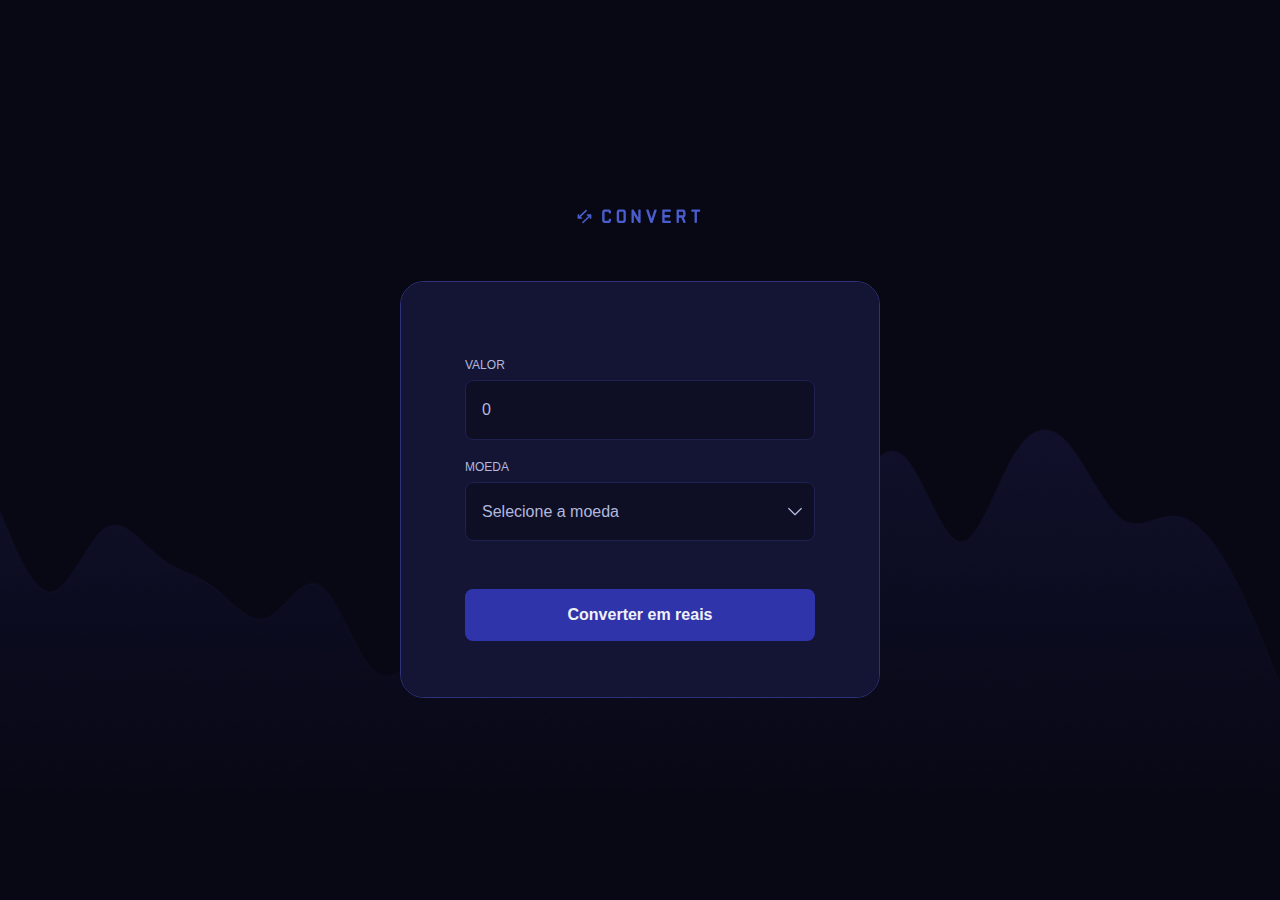
<file: convert/index.html>
<!DOCTYPE html>
<html lang="pt-br">
  <head>
    <meta charset="UTF-8" />
    <meta name="viewport" content="width=device-width, initial-scale=1.0" />

    <link rel="preconnect" href="https://fonts.googleapis.com" />
    <link rel="preconnect" href="https://fonts.gstatic.com" crossorigin />

    <link
      href="https://fonts.googleapis.com/css2?family=IBM+Plex+Mono&family=Roboto:wght@400;500;700&display=swap"
      rel="stylesheet"
    />

    <link rel="stylesheet" href="styles.css" />

    <title>Convert</title>
  </head>
  <body>
    <img src="./img/logo.svg" alt="Convert logo" />

    <main>
      <form>
        <label for="amount">valor</label>
        <input type="text" name="amount" id="amount" placeholder="0" required />

        <label for="currency">moeda</label>
        <select name="currency" id="currency" required>
          <option value="" disabled selected hidden>Selecione a moeda</option>
          <option value="USD">Dólar Americano</option>
          <option value="EUR">Euro</option>
          <option value="GBP">Libra Esterlina</option>
        </select>

        <button type="submit">Converter em reais</button>
      </form>

      <footer>
        <span id="description">US$ 1 = R$ 4,86</span>
        <h1 id="result">486,00 Reais</h1>
      </footer>
    </main>
    <script src="scripts.js"></script>
  </body>
</html>
</file>
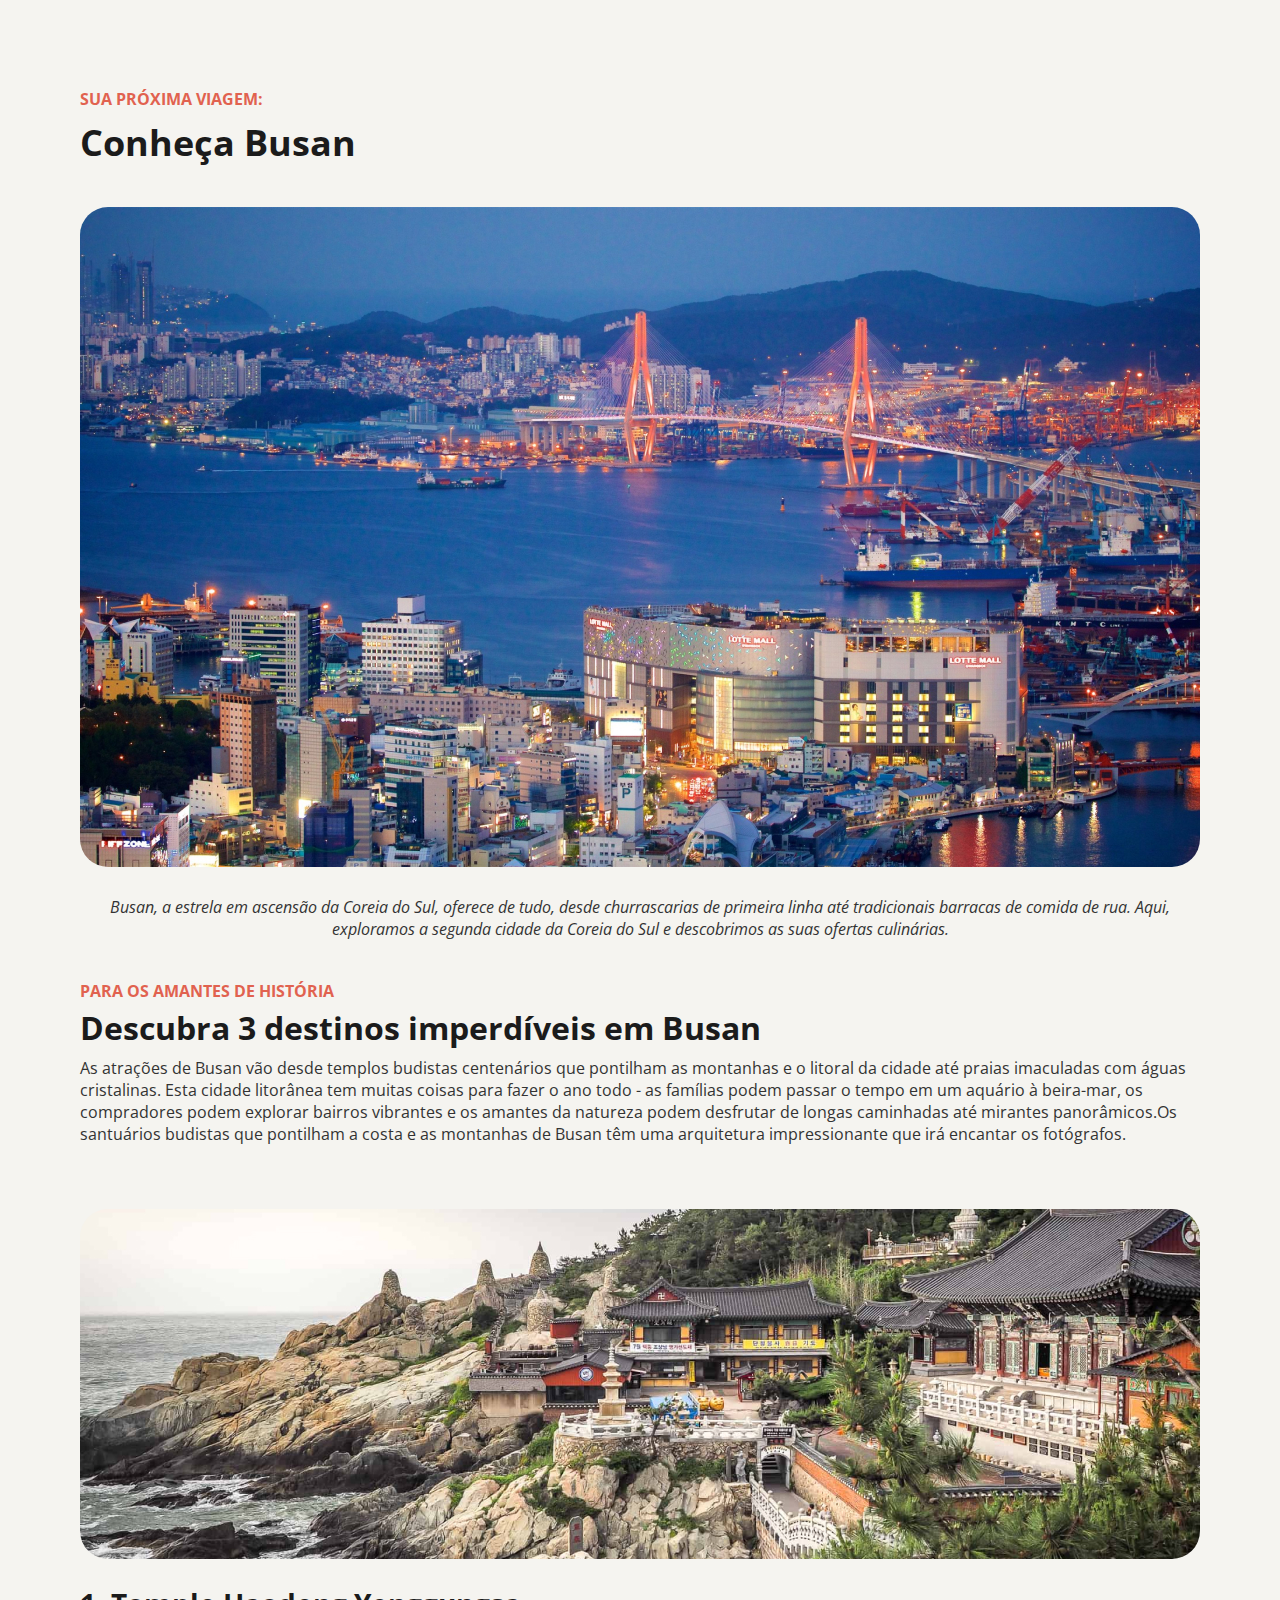
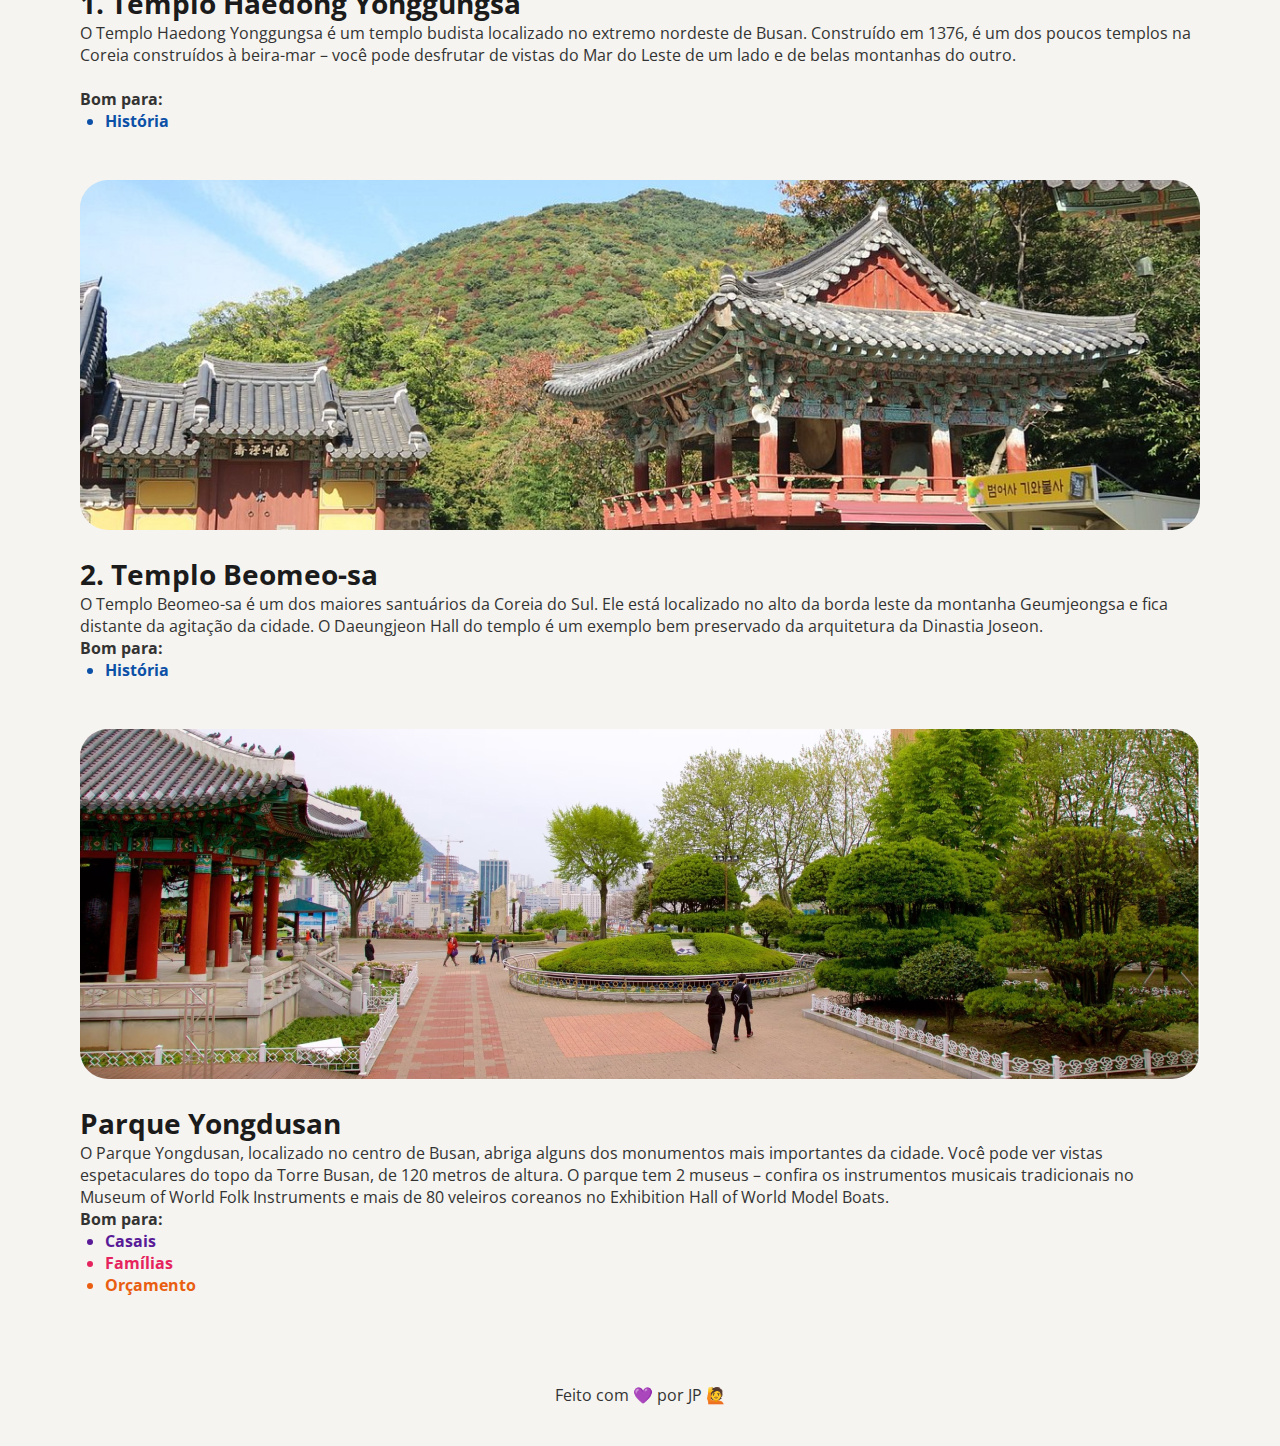
<file: local-turistico/index.html>
<!DOCTYPE html>
<html lang="en">
<head>
    <meta charset="UTF-8">
    <meta name="viewport" content="width=device-width, initial-scale=1.0">
    <title>Document</title>
    <link rel="preconnect" href="https://fonts.googleapis.com">
    <link rel="preconnect" href="https://fonts.gstatic.com" crossorigin>
    <link href="https://fonts.googleapis.com/css2?family=Open+Sans:ital,wght@0,300..800;1,300..800&display=swap" rel="stylesheet">
    <link rel="stylesheet" href="style.css">
</head>
<body>
    <div id="container">
        <div id="main-content">
            <p>SUA PRÓXIMA VIAGEM:</p>

            <h1>Conheça Busan</h1>
            
            <img src="assets/image-main.jpg" alt="Foto de Busan">

            <p>Busan, a estrela em ascensão da Coreia do Sul, oferece de tudo, desde churrascarias de primeira linha até tradicionais barracas de comida de rua. Aqui, exploramos a segunda cidade da Coreia do Sul e descobrimos as suas ofertas culinárias.</p>
        </div>

        <div id="content">
            <section id="about">
                <p>PARA OS AMANTES DE HISTÓRIA</p>
                
                <h2>Descubra 3 destinos imperdíveis em Busan</h2>
                
                <p>As atrações de Busan vão desde templos budistas centenários que pontilham as montanhas e o litoral da cidade até praias imaculadas com águas cristalinas. Esta cidade litorânea tem muitas coisas para fazer o ano todo - as famílias podem passar o tempo em um aquário à beira-mar, os compradores podem explorar bairros vibrantes e os amantes da natureza podem desfrutar de longas caminhadas até mirantes panorâmicos.Os santuários budistas que pontilham a costa e as montanhas de Busan têm uma arquitetura impressionante que irá encantar os fotógrafos.</p>
            </section>

            <section id="Haedong">
                <img src="assets/haedong.jpg" alt="Templo Haedong Yonggungsa ">
                
                <h3>1. Templo Haedong Yonggungsa </h3>

                <p>O Templo Haedong Yonggungsa é um templo budista localizado no extremo nordeste de Busan. Construído em 1376, é um dos poucos templos na Coreia construídos à beira-mar – você pode desfrutar de vistas do Mar do Leste de um lado e de belas montanhas do outro. </p>
                <br>
                <p>Bom para:</p>
                <ul><li>História</li></ul>
            </section>

            <section id="Beomeo-sa">
                <img src="assets/beomeo-sa.jpg" alt="Templo Beomeo-sa">
                
                <h3>2. Templo Beomeo-sa</h3>

                <p>O Templo Beomeo-sa é um dos maiores santuários da Coreia do Sul. Ele está localizado no alto da borda leste da montanha Geumjeongsa e fica distante da agitação da cidade. O Daeungjeon Hall do templo é um exemplo bem preservado da arquitetura da Dinastia Joseon. </p>

                <p>Bom para:</p>
                <ul><li>História</li></ul>
            </section>

            <section id="Yongdusan">
                <img src="assets/yongdusan.jpg" alt="Parque Yongdusan">
                
                <h3>Parque Yongdusan</h3>

                <p>O Parque Yongdusan, localizado no centro de Busan, abriga alguns dos monumentos mais importantes da cidade. Você pode ver vistas espetaculares do topo da Torre Busan, de 120 metros de altura. O parque tem 2 museus – confira os instrumentos musicais tradicionais no Museum of World Folk Instruments e mais de 80 veleiros coreanos no Exhibition Hall of World Model Boats.</p>

                <p>Bom para:</p>
                <ul><li>Casais</li><li>Famílias</li><li>Orçamento</li></ul>

            </section>
        </div>
    </div>

    <footer>
        <a href="https://github.com/Joao-Pedro-BS" target="_blank">Feito com &#128156 por JP &#128587</a>
    </footer>        
</body>
</html>
</file>
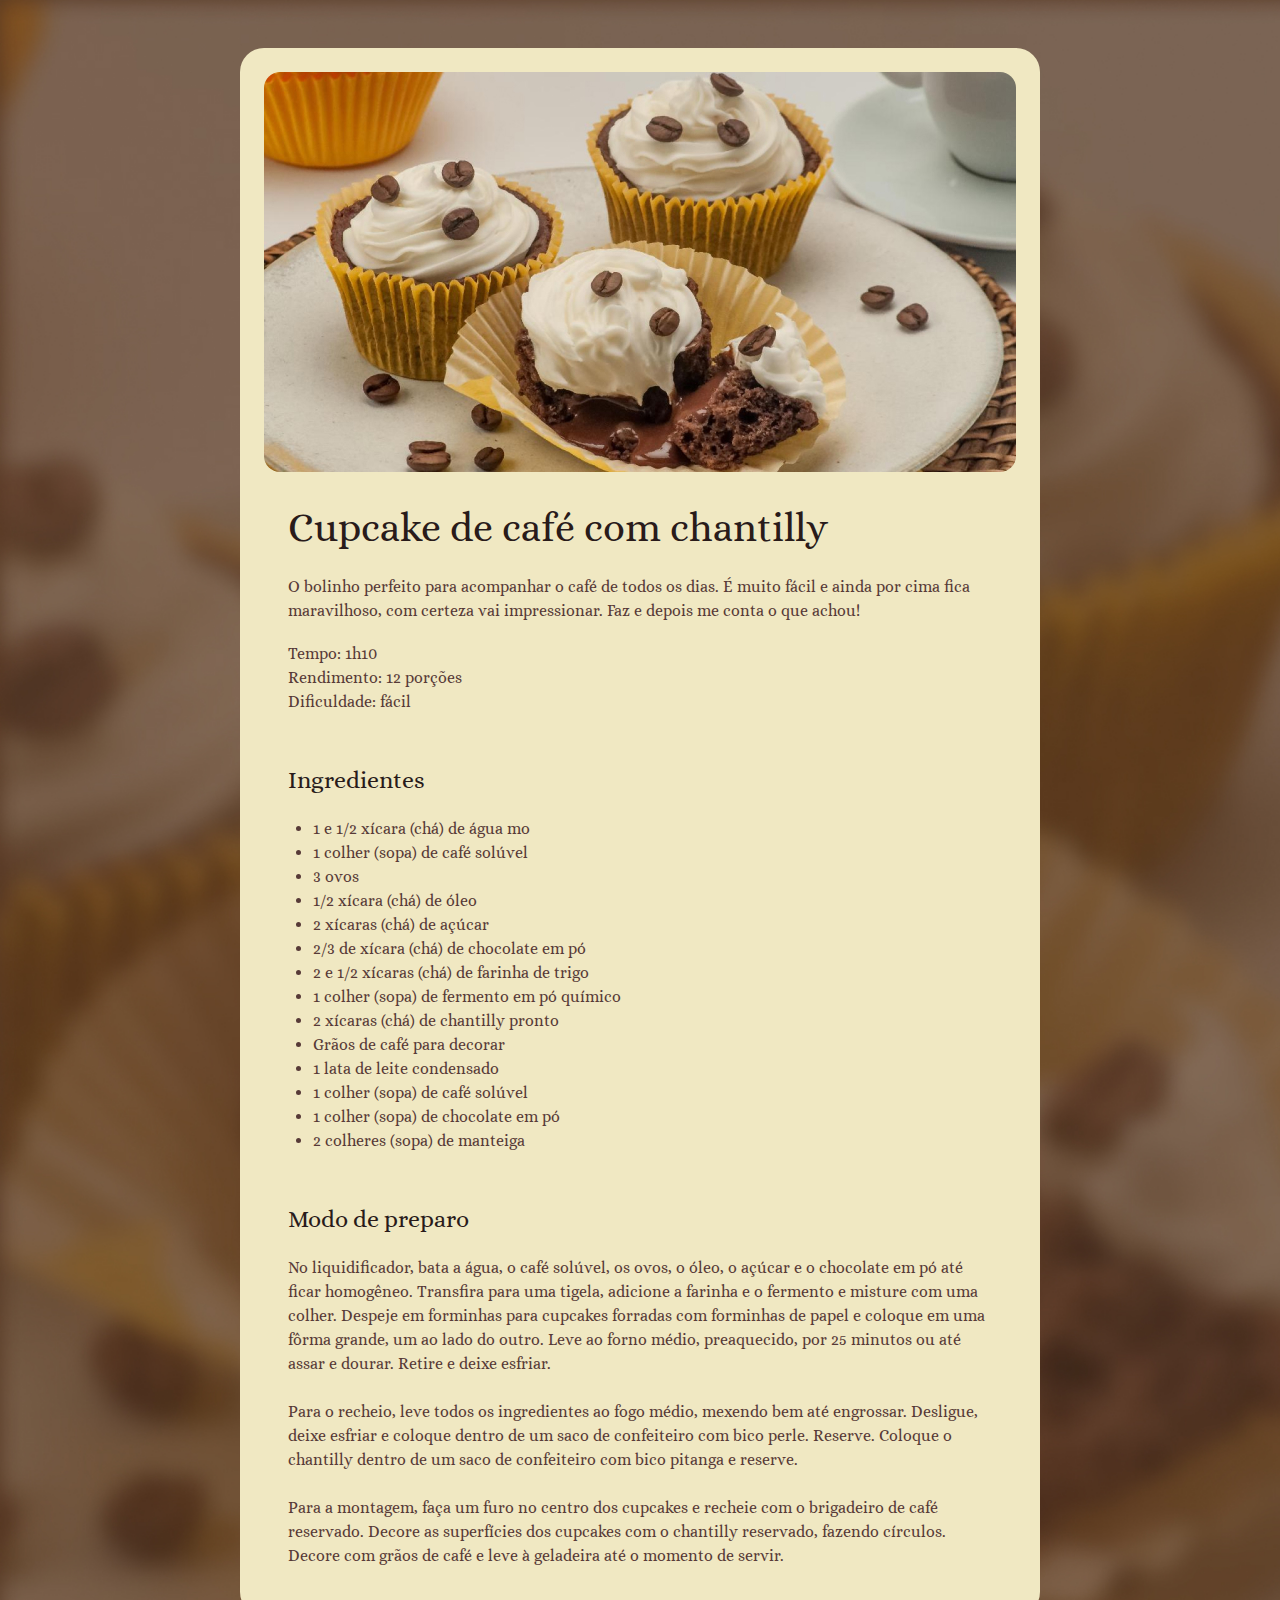
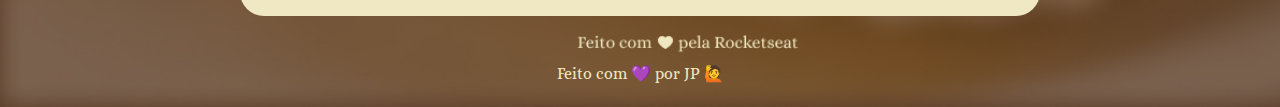
<file: pagina-de-receita/index.html>
<!DOCTYPE html>
<html lang="en">
<head>
    <meta charset="UTF-8">
    <meta name="viewport" content="width=device-width, initial-scale=1.0">
    <link rel="preconnect" href="https://fonts.googleapis.com">
    <link rel="preconnect" href="https://fonts.gstatic.com" crossorigin>
    <link href="https://fonts.googleapis.com/css2?family=Alice&display=swap" rel="stylesheet">  
    <link rel="stylesheet" href="style.css">
    <title>Página de Receita</title>
</head>
<body>
    <div id="container">
        <img src="assets/main-image.jpg" alt="Cupcake de café com chantilly">
        
        <main>
            <section id="about">
                <h1>Cupcake de café com chantilly</h1>
                <br>
                <p>O bolinho perfeito para acompanhar o café de todos os dias. É muito fácil e ainda por cima fica maravilhoso, com certeza vai impressionar. Faz e depois me conta o que achou!</p>
                <br>
                <p>
                    Tempo: 1h10 
                    <br>
                    Rendimento: 12 porções
                    <br>
                    Dificuldade: fácil
                </p>
            </section>
            
            <section id="ingredients">
                <h2>Ingredientes</h2>
                <br>
                <ul>
                    <li>1 e 1/2 xícara (chá) de água mo</li>
                    <li>1 colher (sopa) de café solúvel</li>
                    <li>3 ovos</li>
                    <li>1/2 xícara (chá) de óleo</li>
                    <li>2 xícaras (chá) de açúcar</li>
                    <li>2/3 de xícara (chá) de chocolate em pó</li>
                    <li>2 e 1/2 xícaras (chá) de farinha de trigo</li>
                    <li>1 colher (sopa) de fermento em pó químico</li>
                    <li>2 xícaras (chá) de chantilly pronto</li>
                    <li>Grãos de café para decorar</li>
                    <li>1 lata de leite condensado</li>
                    <li>1 colher (sopa) de café solúvel</li>
                    <li>1 colher (sopa) de chocolate em pó</li>
                    <li>2 colheres (sopa) de manteiga</li>
                </ul>
            </section>
            
            <section id="preparation">
                <h2>Modo de preparo</h2>
                <br>
                <p>
                    No liquidificador, bata a água, o café solúvel, os ovos, o óleo, o açúcar e o chocolate em pó até ficar homogêneo. Transfira para uma tigela, adicione a farinha e o fermento e misture com uma colher. Despeje em forminhas para cupcakes forradas com forminhas de papel e coloque em uma fôrma grande, um ao lado do outro. Leve ao forno médio, preaquecido, por 25 minutos ou até assar e dourar. Retire e deixe esfriar. 
                    <br>
                    <br>
                    Para o recheio, leve todos os ingredientes ao fogo médio, mexendo bem até engrossar. Desligue, deixe esfriar e coloque dentro de um saco de confeiteiro com bico perle. Reserve. Coloque o chantilly dentro de um saco de confeiteiro com bico pitanga e reserve. 
                    <br>
                    <br>
                    Para a montagem, faça um furo no centro dos cupcakes e recheie com o brigadeiro de café reservado. Decore as superfícies dos cupcakes com o chantilly reservado, fazendo círculos. Decore com grãos de café e leve à geladeira até o momento de servir.
                </p>
            </section>
        </main>
    </div>
    <footer>Feito com &#128156 por JP &#128587</footer>        
</body>
</html>
</file>
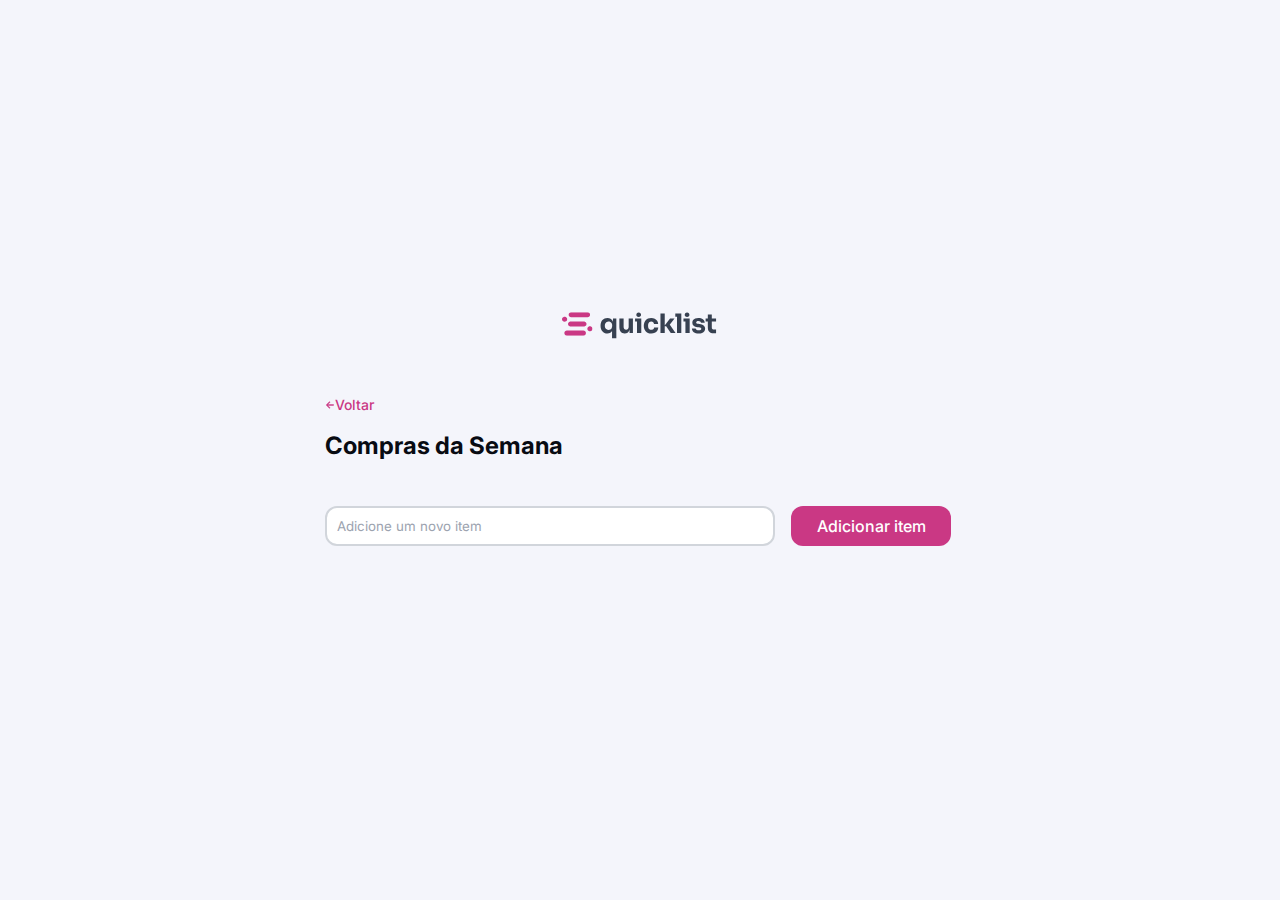
<file: projeto-quicklist/index.html>
<!DOCTYPE html>
<html lang="pt-br">
  <head>
    <meta charset="UTF-8" />
    <link rel="preconnect" href="https://fonts.googleapis.com" />
    <link rel="preconnect" href="https://fonts.gstatic.com" crossorigin />
    <link
      href="https://fonts.googleapis.com/css2?family=Inter:ital,opsz,wght@0,14..32,100..900;1,14..32,100..900&display=swap"
      rel="stylesheet"
    />
    <link rel="stylesheet" href="style.css" />
    <meta name="viewport" content="width=device-width, initial-scale=1.0" />
    <title>QuickList</title>
  </head>
  <body>
    
    <img src="assets/images/logo.svg" alt="quicklist logo" />
    
    <main>
      <div id="title">
        <span><img src="assets/images/left-arrow.svg" alt="left arrow icon">Voltar</span>
        <h1>Compras da Semana</h1>
      </div>

      <form>
        <input type="text" id="itemList" required placeholder="Adicione um novo item" />
        <button>Adicionar item</button>
      </form>

      <div id="list">
      </div>

      <div id="alert">
        <img src="assets/images/warning-icon.svg" alt="icone de alerta">
        <p>O item foi removido da lista</p>
        <img src="assets/images/delete-small-icon.svg" alt="icone de fechar a mensagem" id="close-notification">
      </div>
    </main>
    <script src="scripts.js"></script>
  </body>
</html>
</file>
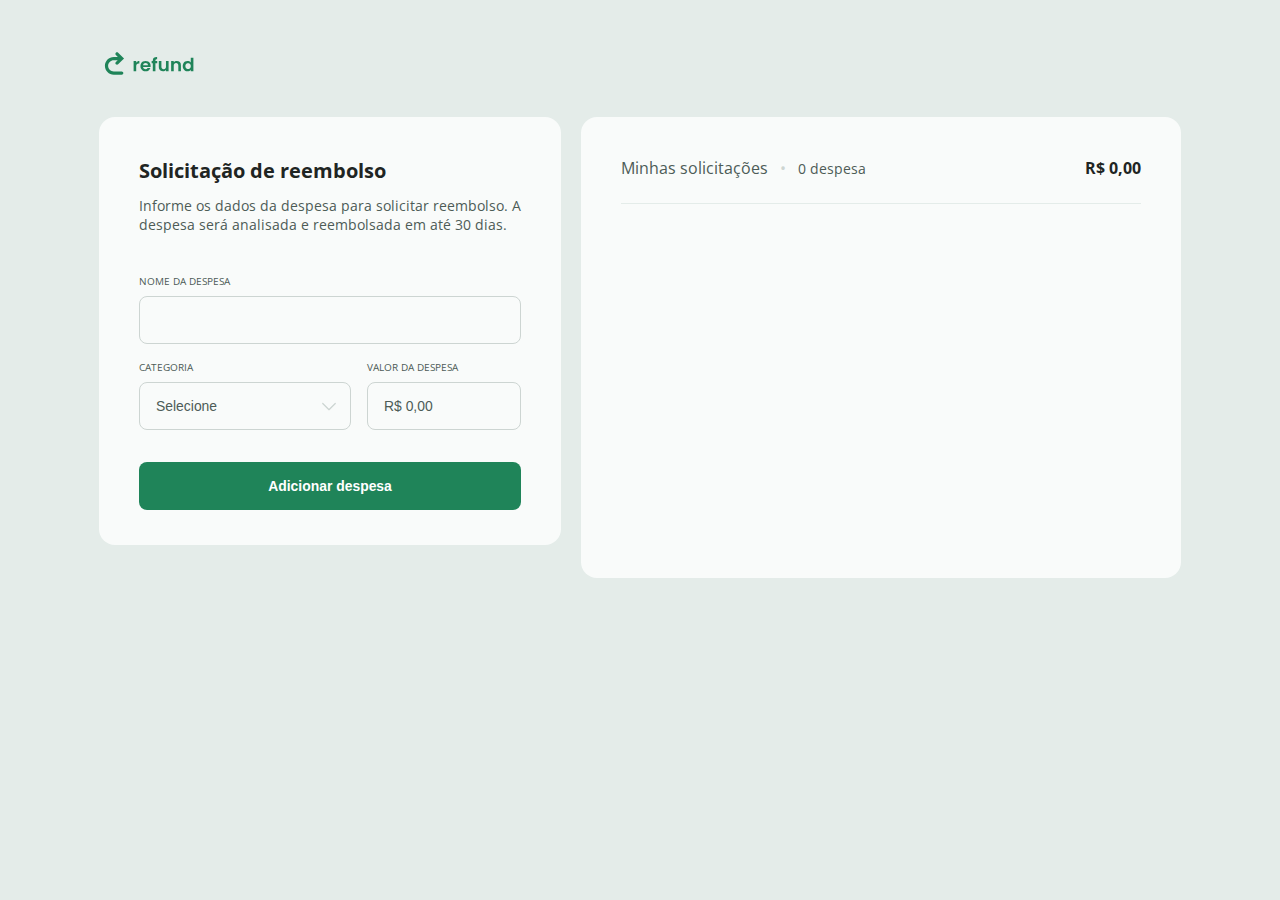
<file: projeto-refund/index.html>
<!DOCTYPE html>
<html lang="en">
  <head>
    <meta charset="UTF-8" />
    <meta name="viewport" content="width=device-width, initial-scale=1.0" />

    <link rel="preconnect" href="https://fonts.googleapis.com" />
    <link rel="preconnect" href="https://fonts.gstatic.com" crossorigin />

    <link
      href="https://fonts.googleapis.com/css2?family=Open+Sans:wght@400;600;700&display=swap"
      rel="stylesheet"
    />

    <link rel="stylesheet" href="styles.css" />

    <title>Refund</title>
  </head>

  <body>
    <main>
      <img src="./img/logo.svg" alt="Convert logo" class="logo" />

      <section>
        <form>
          <h1>Solicitação de reembolso</h1>
          <p>
            Informe os dados da despesa para solicitar reembolso. A despesa será
            analisada e reembolsada em até 30 dias.
          </p>

          <fieldset>
            <legend>Nome da despesa</legend>
            <input type="text" id="expense" name="expense" required />
          </fieldset>

          <div class="inputs-row">
            <fieldset>
              <legend>Categoria</legend>
              <select id="category" name="category" required>
                <option value="" disabled selected hidden>Selecione</option>
                <option value="food">Alimentação</option>
                <option value="accommodation">Hospedagem</option>
                <option value="services">Serviços</option>
                <option value="transport">Transporte</option>
                <option value="others">Outros</option>
              </select>
            </fieldset>

            <fieldset>
              <legend>Valor da despesa</legend>
              <input
                type="text"
                name="amount"
                id="amount"
                placeholder="R$ 0,00"
                required
              />
            </fieldset>
          </div>

          <button type="submit">Adicionar despesa</button>
        </form>

        <aside>
          <header>
            <p>
              Minhas solicitações <i>&bullet;</i>
              <span>0 despesa</span>
            </p>
            <h2>R$ 0,00</h2>
          </header>

          <ul>
            <!-- Elemento de exemplo
            <li class="expense">
              <img src="./img/food.svg" alt="Ícone de tipo da despesa" />

              <div class="expense-info">
                <strong>Almoço</strong>
                <span>Alimentação</span>
              </div>

              <span class="expense-amount">
                <small>R$</small>1.420,57
              </span>

              <img src="./img/remove.svg" alt="remover" class="remove-icon" /> -->
            </li>
          </ul>
        </aside>
      </section>
    </main>
    <script src="scripts.js"></script>
  </body>
</html>
</file>
<file: convert/styles.css>
* {
  margin: 0;
  padding: 0;
  box-sizing: border-box;
}

:root {
  font-family: "Inter", sans-serif;
  font-size: 16px;
}

::-webkit-scrollbar {
  width: 8px;
}

::-webkit-scrollbar-track {
  background-color: #1f2151;
}

::-webkit-scrollbar-thumb {
  background-color: #2f3279;
}

body {
  width: 100%;
  height: 100vh;

  background-image: url("./img/bg.png");
  background-size: contain;

  display: flex;
  align-items: center;
  justify-content: center;
  flex-direction: column;

  gap: 3.12rem;

  color: #f1f2f6;
}

main {
  width: 480px;
  border-radius: 1.5rem;

  border: 1px solid #2f3279;
  overflow-y: hidden;
}

form {
  background-color: #141534;

  display: flex;
  flex-direction: column;

  padding: 3.5rem 4rem;
}

label {
  font-size: 0.75rem;
  color: #b2b8de;
  text-transform: uppercase;
  margin-bottom: 0.5rem;
  margin-top: 1.25rem;
}

input,
select {
  outline: 0;

  color: #f1f2f6;
  border: 1px solid #1f2151;
  border-radius: 0.5rem;

  background-color: #0e0f25;
  padding: 1.25rem 1rem;

  font-family: "Inter", sans-serif;
  font-size: 1rem;
}

select {
  -moz-appearance: none;
  -webkit-appearance: none;
  appearance: none;

  background: url("./img/chevron-down.svg") no-repeat;
  background-position: calc(100% - 0.75rem) center !important;
  background-color: #0e0f25;

  cursor: pointer;
  font-size: 1rem;
}

input::placeholder,
select:invalid,
option {
  color: #b2b8de;
}

input:focus,
select:focus {
  border: 1px solid #4a5dcd;
}

button {
  height: 3.25rem;

  background-color: #2f34ab;

  border: none;
  border-radius: 0.5rem;

  color: #f1f2f6;

  font-family: "Inter", sans-serif;
  font-size: 1rem;
  font-weight: 600;
  cursor: pointer;
  transition: background-color 0.2s;

  margin-top: 3rem;
  outline: 0;
}

button:hover {
  background-color: #4a5dcd;
}

button:focus {
  outline: 1.5px solid #4a5dcd;
}

footer {
  background-color: #1f2151;
  padding: 2.5rem;
  max-height: 196px;

  text-align: center;
  display: none;

  overflow-y: scroll;
}

.show-result {
  display: block;
}

footer span {
  color: #7d8dec;
  font-size: 1rem;
  font-family: "IBM Plex Mono", monospace;
  margin-bottom: 0.5rem;
  line-height: 1.25rem;
}

footer h1 {
  color: #f1f2f6;
  font-weight: 700;
  font-size: 2rem;
  line-height: 3rem;
  word-break: break-all;
}
</file>
<file: local-turistico/style.css>
*{
    margin: 0px;
    padding: 0px;
    box-sizing: border-box;
    font-family: "Open Sans", serif;
}

body{
    background-color: #F5F4F0;
}

#container{
    width: 1120px;
    margin: 88px auto;
}

#main-content{
    margin-bottom: 40px;
}

#main-content p:nth-of-type(1){
    margin-bottom: 8px;
    font-weight: bold;
    color: #E1624F;
    font-size: 16px;
}

#main-content h1{
    margin-bottom: 40px;
    font-weight: bold;
    color: #1B1B1B;
    font-size: 36px;
}

#main-content img{
    border-radius: 28px;
    margin-bottom: 24px;
}

#main-content p:nth-of-type(2){
    font-style: italic;
    text-align: center;
    color: #333333;
    font-size: 16px;
}

#about p:nth-of-type(1){
    margin-bottom: 4px;
    font-weight: bold;
    color: #E1624F;
    font-size: 16px;
}

#about h2{
    margin-bottom: 8px;
    font-weight: bold;
    color: #1B1B1B;
    font-size: 32px;
}

#about p:nth-of-type(2){
    margin-bottom: 64px;
    color: #333333;
    font-size: 16px;
}

#Haedong{
    margin-bottom: 48px;
} 

#Haedong img{
    border-radius: 28px;
    margin-bottom: 20px;
}

#Haedong h3{
    font-weight: bold;
    color: #1B1B1B;
    font-size: 28px;
}

#Haedong p:nth-of-type(1){
    color: #333333;
    font-size: 16px;
}

#Haedong p:nth-of-type(2){
    font-weight: bold;
    color: #333333;
    font-size: 16px;
}

#Haedong ul{
    padding-left: 25px;
    font-weight: bold;
    color: #0C51A7;
}

#Beomeo-sa{
    margin-bottom: 48px;
}

#Beomeo-sa img{
    border-radius: 28px;
    margin-bottom: 20px;
}

#Beomeo-sa h3{
    font-weight: bold;
    color: #1B1B1B;
    font-size: 28px;    
}

#Beomeo-sa p:nth-of-type(1){
    color: #333333;
    font-size: 16px;
}

#Beomeo-sa p:nth-of-type(2){
    font-weight: bold;
    color: #333333;
    font-size: 16px;
}

#Beomeo-sa ul{
    padding-left: 25px;
    font-weight: bold;
    color: #0C51A7;
}

#Yongdusan{
    margin-bottom: 48px;
}

#Yongdusan img{
    border-radius: 28px;
    margin-bottom: 20px;
}

#Yongdusan h3{
    font-weight: bold;
    color: #1B1B1B;
    font-size: 28px;    
}

#Yongdusan p:nth-of-type(1){
    color: #333333;
    font-size: 16px;
}

#Yongdusan p:nth-of-type(2){
    font-weight: bold;
    color: #333333;
    font-size: 16px;
}

#Yongdusan ul{
    padding-left: 25px;
    font-weight: bold;
}

#Yongdusan li:nth-child(1){
    color: #591B98;
}

#Yongdusan li:nth-child(2){
    color: #E5245E;
}

#Yongdusan li:nth-child(3){
    color: #E95E10;
}

footer{
    text-align: center;
    margin-bottom: 40px;
}

footer a{
    color: #333333;
    text-decoration: double;
}
</file>
<file: pagina-de-receita/style.css>
* {
    margin: 0px;
    padding: 0px;
    box-sizing: border-box;
    font-family: "Alice", serif;
}

body{
    background-image: url(assets/bg.jpg);
    background-size: cover;
}

#container{
    width: 800px;
    padding: 24px;
    margin: 48px auto;
    border-radius: 24px;
    background-color: #F0E8C2;
}

#container img {
    border-radius: 16px;
}

section{
    padding: 24px;
}

#about h1{
    font-weight: normal;
    line-height: 140%;
    font-size: 40px;
    color: #291B1A;
}

#about p{
    font-size: 16px;
    line-height: 150%;
    color: #573A37;
}

#ingredients h2{
    font-weight: normal;
    line-height: 150%;
    font-size: 24px;
    color: #291B1A;
}

#ingredients ul{
    font-size: 16px;
    color: #573A37;
    line-height: 150%;
    padding-left: 25px;
}

#preparation h2{
    font-weight: normal;
    line-height: 150%;
    font-size: 24px;
    color: #291B1A;
}

#preparation p{
    font-size: 16px;
    color: #573A37;
    line-height: 150%;
}

footer{
    color: #F0E8C2;
    text-align: center;
    margin: 24px auto;
}
</file>
<file: projeto-quicklist/style.css>
* {
    margin: 0px;
    padding: 0px;
    box-sizing: border-box;
    font-family: "Inter", sans-serif;
}   

body{
    width: 100%;
    height: 100vh;

    background-color: #F4F5FB;

    display: flex;
    align-items: center;
    justify-content: center;
    flex-direction: column;

    gap: 3.12rem;
}

main{
    width: 630px;
    overflow-y: hidden;
}

#title span{
    text-decoration: none;
    font-size: 14px;
    font-weight: 500;
    color: #CA3884;
    line-height: 16px;
}

#title span img{
    width: 10px;
}

#title h1{
    font-size: 24px;
    margin-top: 16px;
    color: #080B12;
    font-weight: bold;
    line-height: 32px;
    margin-bottom: 44px;
}

form{
    display: flex;
    flex-direction: row;
    gap: 16px;
    margin-bottom: 40px;
}

input{
    outline: 0;
    width: 450px;
    padding: 10px;

    border: 2px solid #D1D5DB;
    border-radius: 12px;
}

input::placeholder{
    color:#9CA3AF;
    line-height: 140%;
}

input:hover{
    border: 2px solid #B9C2D0;
}

input:focus{
    border: 2px solid #CA3884;
}

button{
    width: 160px;
    border: none;
    
    font-size: 16px;
    font-weight: 500;
    color: #FFFFFF;
    line-height: 20px;

    border-radius: 12px;
    background-color: #CA3884;
    cursor: pointer;
}

button:hover{
    background-color: #A52C6B;
}

#list{
    width: 630px;
    margin-bottom: 50px;
}

.item{
    display: flex;
    flex-direction: row;
    align-items: center;
    justify-content: space-between;

    padding: 16px;
    border: none;
    border-radius: 12px;
    margin-bottom: 12px;
    background-color: #FFFFFF;
}

.item input[type="checkbox"] {
    -webkit-appearance: none; 
    -moz-appearance: none; 
    appearance: none;
    
    margin-right: 8px;
    width: 10px;
    height: 10px;

    background-color: #FFFFFF;
    border: 1px solid #D1D5DB;
    border-radius: 6px;
    cursor: pointer; 
    position: relative;
    transition: background-color 0.3s, border-color 0.3s;
}

.item input[type="checkbox"]:hover{
    border: 1px solid #B9C2D0;
}

.item input[type="checkbox"]:checked {
    background-color: #CA3884;
    border-color: #CA3884;
}

.item input[type="checkbox"]:checked::before {
    content: '';
    position: absolute;
    top: 4px; 
    left: 7px;
    width: 4px;
    height: 8px;
    border: solid white;
    border-width: 0 2px 2px 0;
    transform: rotate(45deg);
}

.item p {
    margin: 0;
    flex-grow: 1;
    display: inline-block;

    font-size: 16px;
    font-weight: 500;
    line-height: 24px;
  }

.item img{
    width: 16px;
    cursor: pointer;
}

#alert{
    width: 630px;
    display: none;
    flex-direction: row;
    align-items: center;
    justify-content: space-between;

    padding: 12px;
    border: none;
    border-radius: 12px;
    background-color: #C93847;
}

#alert p{
    flex-grow: 1;
    font-size: 16px;
    font-weight: 500;
    color: #FFFFFF;
    margin-left: 8px;
    line-height: 20px;
}

#alert img{
    cursor: pointer;
}

@media (max-width: 768px) {

    main, #list, #alert {
        width: 99%;
        padding: 10px; 
    }

    #title{
        margin-left: 30px;
    }

    form {
        flex-direction: column;
        padding: 10px;
        margin: auto;
        width: 330px;
    }

    input,button {
        width: 330px;
        height: 44px;
    }



}

/* @media (max-width: 480px) {
    body {
        gap: 1.5rem;
    }

    form {
        flex-direction: column;
        gap: 12px;
    }

    .item p {
        font-size: 14px;
        line-height: 20px;
    }

    #alert p {
        font-size: 14px;
        line-height: 18px;
    }
} */
</file>
<file: projeto-refund/styles.css>
* {
  margin: 0;
  padding: 0;
  box-sizing: border-box;
}

:root {
  font-family: "Open Sans", sans-serif;
  font-size: 16px;
}

::-webkit-scrollbar {
  width: 0.5rem;
}

::-webkit-scrollbar-track {
  background-color: transparent;
}

::-webkit-scrollbar-thumb {
  background: #e4ece9;
}

body {
  width: 100%;
  height: 100vh;

  background-color: #e4ece9;

  display: flex;
  flex-direction: column;
  align-items: center;

  color: #1f2523;
}

.logo {
  margin: 3rem 0 2rem;
}

main section {
  display: flex;
  flex: 1;
  gap: 1.25rem;
  padding-bottom: 2rem;
}

form {
  background-color: #f9fbfa;
  border-radius: 1rem;
  padding: 2.5rem;
  max-width: 462px;

  display: flex;
  flex-direction: column;
}

form h1 {
  font-size: 1.25rem;
}

form p {
  font-size: 0.87rem;
  color: #4d5c57;
  margin: 0.75rem 0 2.5rem;
}

fieldset {
  border: none;
  display: flex;
}

fieldset legend {
  text-transform: uppercase;
  font-size: 0.62rem;
  color: #4d5c57;
  margin-bottom: 0.5rem;
}

fieldset:focus-within legend {
  color: #1f8459;
  font-weight: 700;
}

input,
select {
  flex: 1;
  height: 3rem;
  border-radius: 0.5rem;
  border: 1px solid #cdd5d2;
  padding: 0 1rem;
  font-size: 0.87rem;
  color: #1f2523;
  background-color: transparent;
  outline: none;
}

select {
  appearance: none;
  background-image: url(img/chevron-down.svg);
  background-repeat: no-repeat;
  background-position: right 0.7rem top 50%;
  background-size: 1.25rem auto;
}

input::placeholder,
select:invalid {
  color: #4d5c57;
}

input:focus,
select:focus {
  border: 1.5px solid #1f8459;
}

.inputs-row {
  display: flex;
  flex: 1;

  gap: 1rem;
  margin-top: 1rem;
}

.inputs-row fieldset:first-child {
  flex: 1;
}

.inputs-row fieldset:last-child input {
  max-width: 154px;
}

form button {
  height: 3rem;
  border-radius: 0.5rem;
  border: none;
  font-size: 0.87rem;
  color: #ffffff;
  background-color: #1f8459;
  font-weight: 700;
  padding: 1rem 1.25rem;
  cursor: pointer;

  transition: background-color 0.2s;
}

button:hover {
  background-color: #2cb178;
}

form button:last-child {
  margin-top: 2rem;
}

aside {
  background-color: #f9fbfa;
  border-radius: 1rem;
  padding: 2.5rem;
  max-width: 462px;

  min-width: 600px;
}

aside header {
  display: flex;
  justify-content: space-between;

  border-bottom-width: 1px;
  border-bottom-style: solid;
  border-bottom-color: #e4ece9;
  padding-bottom: 1.5rem;
  margin-bottom: 1.5rem;
}
aside header p {
  color: #4d5c57;
  font-weight: 400;
  font-size: 1rem;
}

aside header p span {
  color: #4d5c57;
  font-weight: 400;
  font-size: 0.87rem;
}

aside header p i {
  color: #cdd5d2;
  margin: 0 0.5rem;
  font-style: normal;
}

aside header h2 {
  font-size: 1rem;
  color: #1f2523;
}

aside header small {
  color: #4d5c57;
  font-weight: 400;
  font-size: 0.75rem;
  margin-right: 0.25rem;
}

aside ul {
  list-style: none;
  display: flex;
  flex-direction: column;
  gap: 1rem;

  max-height: 310px;
  min-height: 310px;

  overflow-y: scroll;
}

.expense {
  display: flex;
  align-items: center;
  height: 38px;
}

.expense img:first-child {
  width: 2rem;
  height: 2rem;

  margin-right: 0.75rem;
}

.expense > div {
  display: flex;
  flex-direction: column;
  flex: 1;
}

.expense-info strong {
  font-size: 0.87rem;
  color: #1f2523;
}

.expense-info span {
  font-size: 0.75rem;
  color: #4d5c57;
}

.expense-amount {
  font-size: 0.87rem;
  color: #1f2523;
  font-weight: 600;
}

.expense-amount small {
  font-size: 0.75rem;
  color: #4d5c57;
  font-weight: 400;
  margin-right: 0.25rem;
}

.remove-icon {
  height: 1rem;
  margin-left: 0.5rem;

  cursor: pointer;
  transition: opacity 0.2s;
}

.remove-icon:hover {
  opacity: 0.7;
}

@media (min-width: 1100px) {
  form {
    max-height: 428px;
  }
}

@media (max-width: 1100px) {
  :root {
    font-size: 14px;
  }

  main,
  aside {
    min-width: 100%;
  }

  main section {
    flex-direction: column;
    width: 100%;

    padding: 1.5rem;
  }

  main section form {
    min-width: 100%;
  }

  main section aside ul {
    width: 100%;
    height: auto;
    overflow: auto;
  }
}

@media (max-width: 620px) {
  .inputs-row {
    flex-direction: column;
  }

  .inputs-row fieldset:last-child input {
    max-width: auto;
    min-width: 100%;
  }

  aside header {
    flex-direction: column;
    align-items: center;
  }
}
</file>
